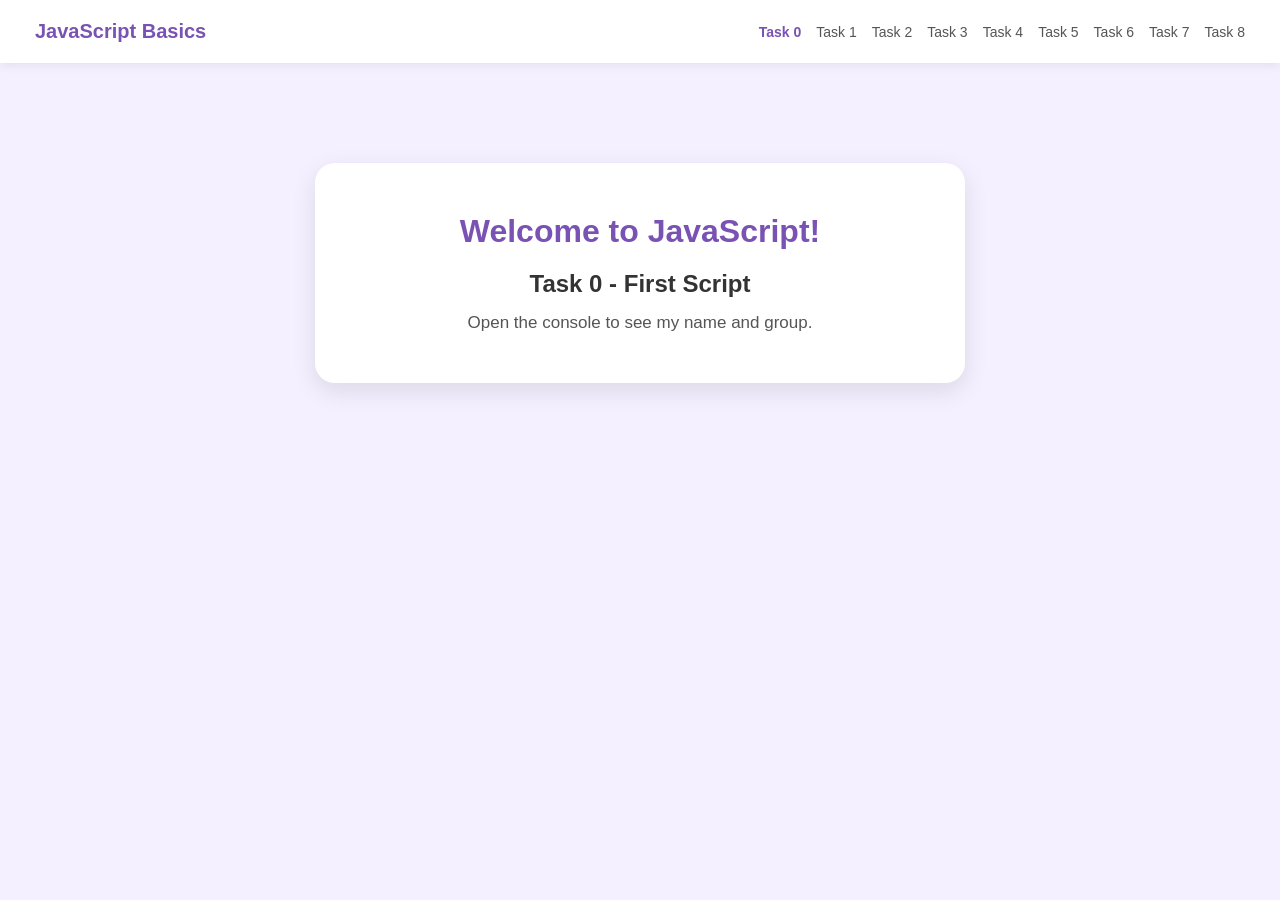
<file: index.html>
<!DOCTYPE html>
<html lang="en">
<head>
    <meta charset="UTF-8">
    <meta name="viewport" content="width=device-width, initial-scale=1.0">
    <title>Task 0 - First Script</title>
    <link rel="stylesheet" href="task0.css">
</head>
<body>

    <nav class="navbar">
        <a href="index.html" class="logo">JavaScript Basics</a>

        <div class="nav-links">
            <a href="task0.html" class="active">Task 0</a>
            <a href="task1.html">Task 1</a>
            <a href="task2.html">Task 2</a>
            <a href="task3.html">Task 3</a>
            <a href="task4.html">Task 4</a>
            <a href="task5.html">Task 5</a>
            <a href="task6.html">Task 6</a>
            <a href="task7.html">Task 7</a>
            <a href="task8.html">Task 8</a>
        </div>
    </nav>

    <main class="container">
        <h1>Welcome to JavaScript!</h1>
        <h2>Task 0 - First Script</h2>
        <p>Open the console to see my name and group.</p>
    </main>

    <script src="task0.js"></script>
</body>
</html>
</file>
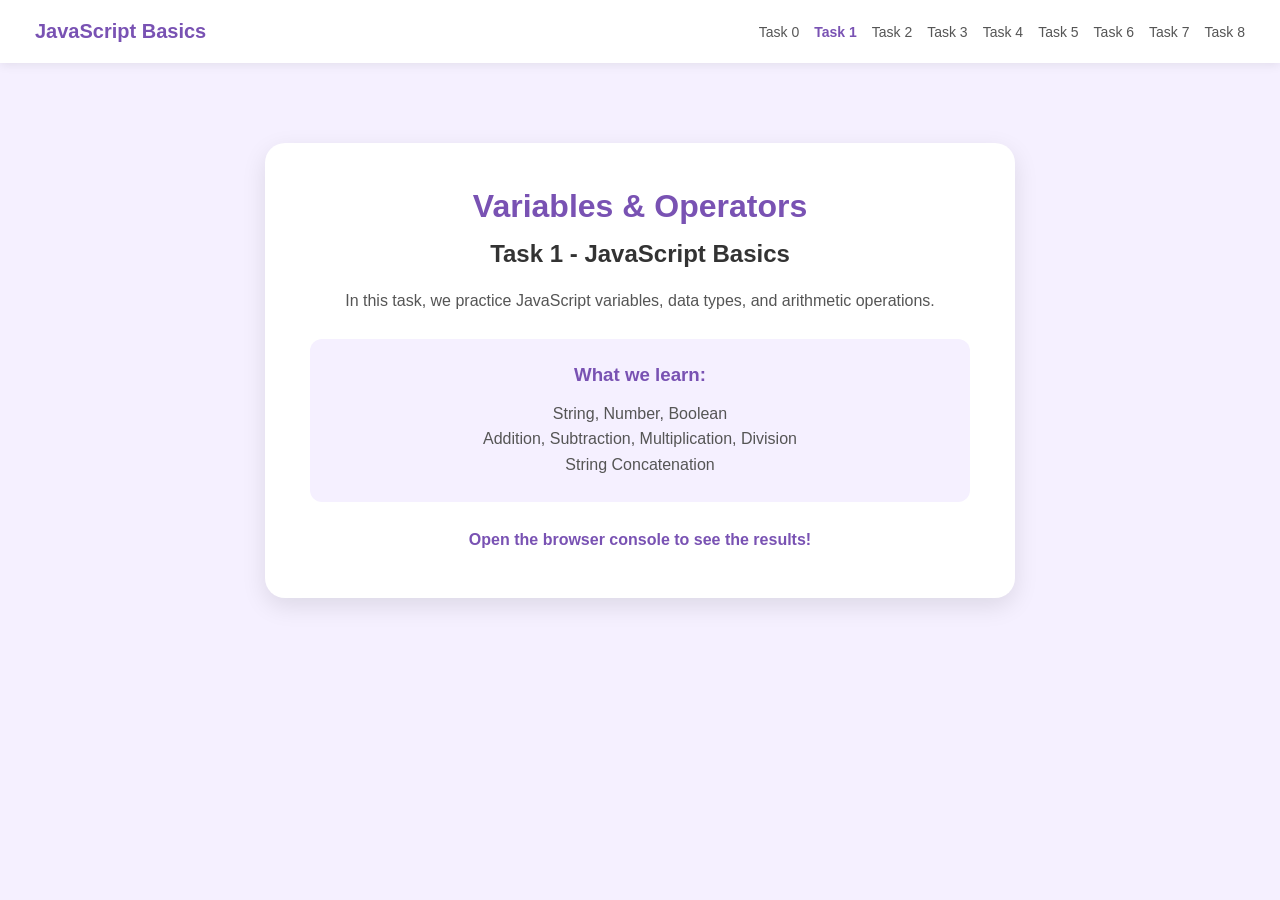
<file: task1.html>
<!DOCTYPE html>
<html lang="en">
<head>
    <meta charset="UTF-8">
    <meta name="viewport" content="width=device-width, initial-scale=1.0">
    <title>Task 1 - Variables & Operators</title>
    <link rel="stylesheet" href="task1.css">
</head>
<body>

    <nav class="navbar">
        <a href="index.html" class="logo">JavaScript Basics</a>

        <div class="nav-links">
            <a href="index.html">Task 0</a>
            <a href="task1.html" class="active">Task 1</a>
            <a href="task2.html">Task 2</a>
            <a href="task3.html">Task 3</a>
            <a href="task4.html">Task 4</a>
            <a href="task5.html">Task 5</a>
            <a href="task6.html">Task 6</a>
            <a href="task7.html">Task 7</a>
            <a href="task8.html">Task 8</a>
        </div>
    </nav>

    <main class="container">
        <h1>Variables & Operators</h1>
        <h2>Task 1 - JavaScript Basics</h2>

        <p>In this task, we practice JavaScript variables,
            data types, and arithmetic operations.</p>

        <div class="info-box">
            <h3>What we learn:</h3>
            <p>String, Number, Boolean</p>
            <p>Addition, Subtraction, Multiplication, Division</p>
            <p>String Concatenation</p>
        </div>

        <p class="note">Open the browser console to see the results!</p>
    </main>

    <script src="task1.js"></script>
</body>
</html>
</file>
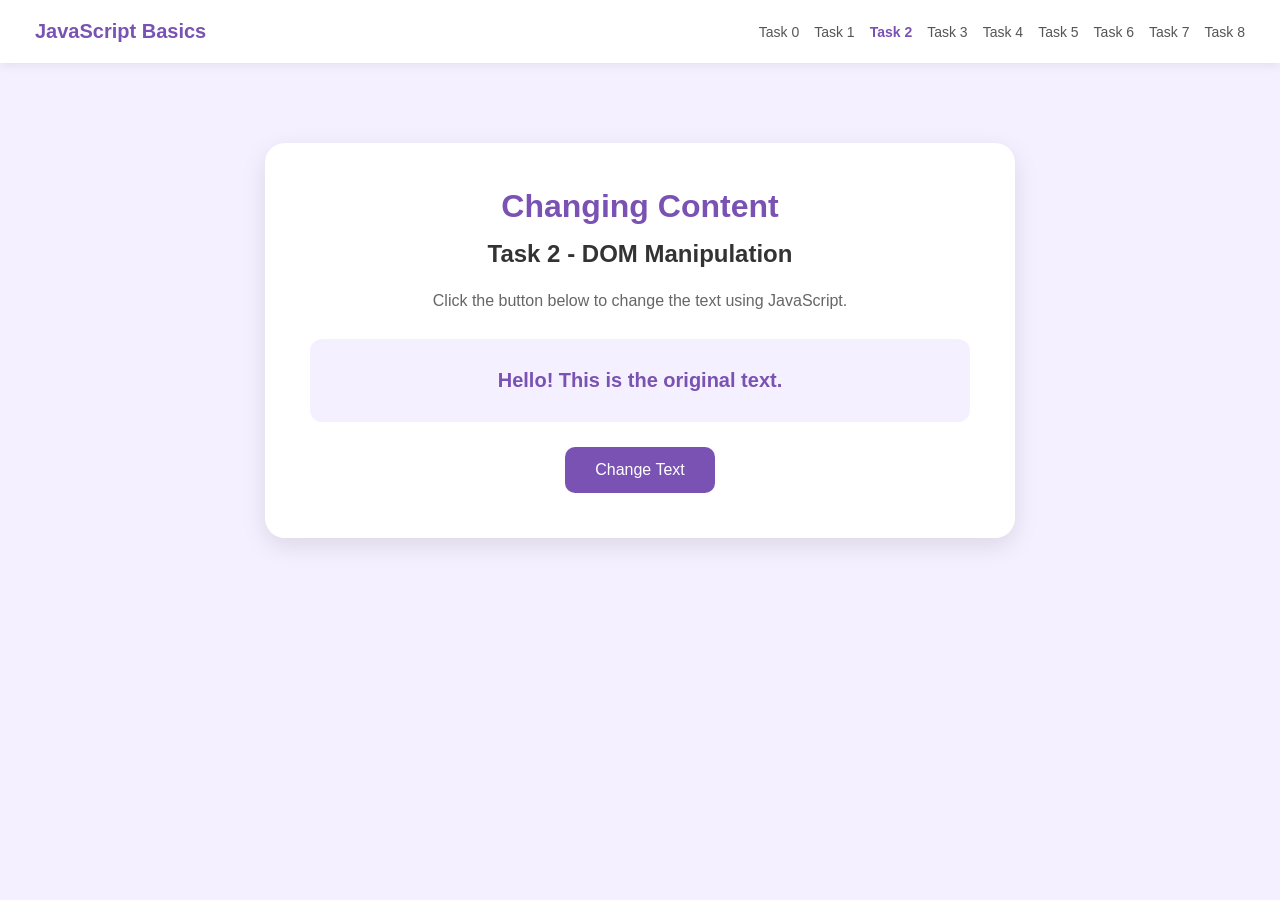
<file: task2.html>
<!DOCTYPE html>
<html lang="en">
<head>
    <meta charset="UTF-8">
    <meta name="viewport" content="width=device-width, initial-scale=1.0">
    <title>Task 2 - Changing Content</title>
    <link rel="stylesheet" href="task2.css">
</head>
<body>

    <nav class="navbar">
        <a href="index.html" class="logo">JavaScript Basics</a>

        <div class="nav-links">
            <a href="index.html">Task 0</a>
            <a href="task1.html">Task 1</a>
            <a href="task2.html" class="active">Task 2</a>
            <a href="task3.html">Task 3</a>
            <a href="task4.html">Task 4</a>
            <a href="task5.html">Task 5</a>
            <a href="task6.html">Task 6</a>
            <a href="task7.html">Task 7</a>
            <a href="task8.html">Task 8</a>
        </div>
    </nav>

    <main class="container">
        <h1>Changing Content</h1>
        <h2>Task 2 - DOM Manipulation</h2>

        <p class="description">
            Click the button below to change the text
            using JavaScript.
        </p>

        <div class="content-box">
            <p id="message">Hello! This is the original text.</p>
        </div>

        <button id="changeBtn">Change Text</button>
    </main>

    <script src="task2.js"></script>
</body>
</html>
</file>
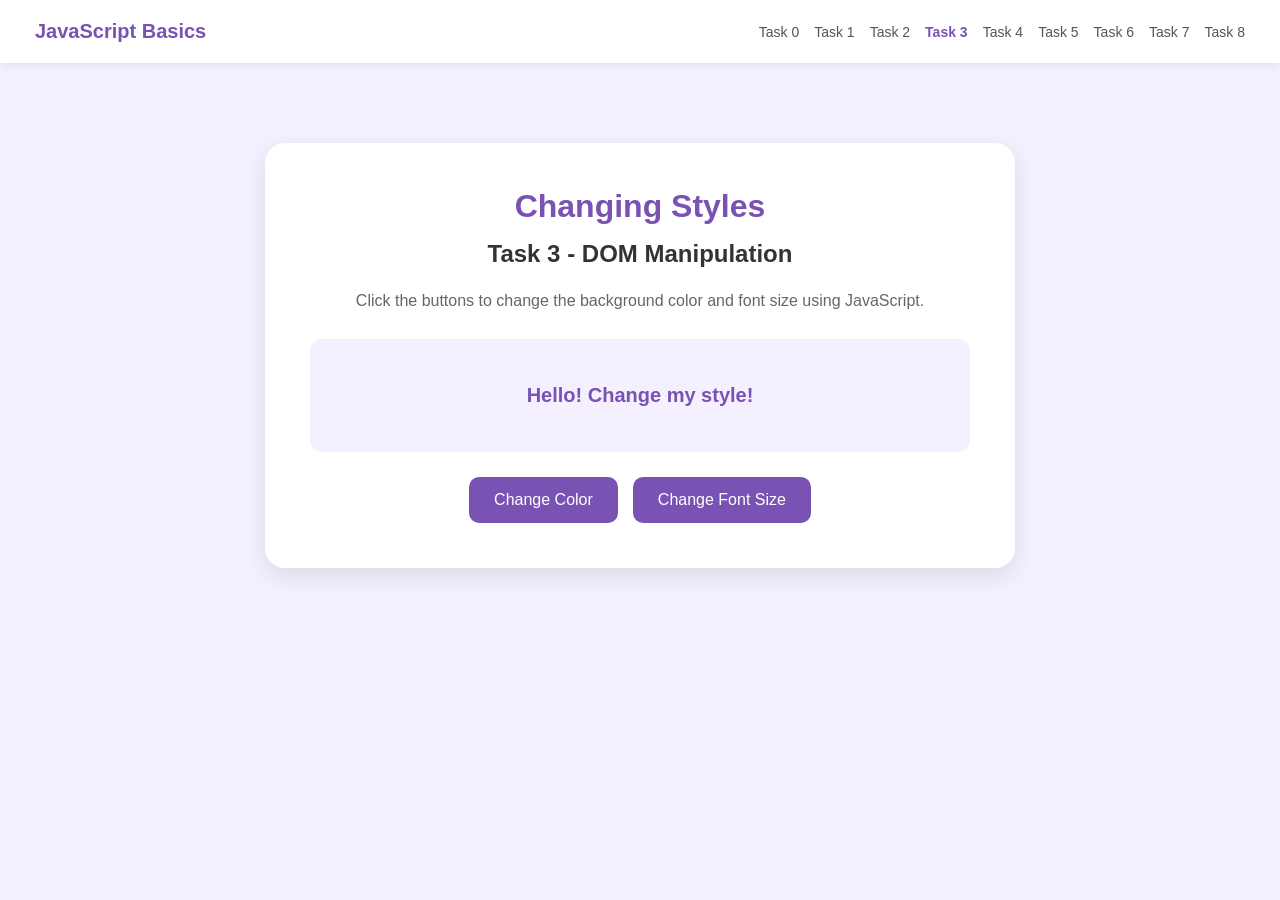
<file: task3.html>
<!DOCTYPE html>
<html lang="en">
<head>
    <meta charset="UTF-8">
    <meta name="viewport" content="width=device-width, initial-scale=1.0">
    <title>Task 3 - Changing Styles</title>
    <link rel="stylesheet" href="task3.css">
</head>
<body>

    <nav class="navbar">
        <a href="index.html" class="logo">JavaScript Basics</a>

        <div class="nav-links">
            <a href="index.html">Task 0</a>
            <a href="task1.html">Task 1</a>
            <a href="task2.html">Task 2</a>
            <a href="task3.html" class="active">Task 3</a>
            <a href="task4.html">Task 4</a>
            <a href="task5.html">Task 5</a>
            <a href="task6.html">Task 6</a>
            <a href="task7.html">Task 7</a>
            <a href="task8.html">Task 8</a>
        </div>
    </nav>

    <main class="container">
        <h1>Changing Styles</h1>
        <h2>Task 3 - DOM Manipulation</h2>

        <p class="description">
            Click the buttons to change the background
            color and font size using JavaScript.
        </p>

        <div id="styleBox">
            <p id="boxText">Hello! Change my style!</p>
        </div>

        <div class="buttons">
            <button id="colorBtn">Change Color</button>
            <button id="fontBtn">Change Font Size</button>
        </div>
    </main>

    <script src="task3.js"></script>
</body>
</html>
</file>
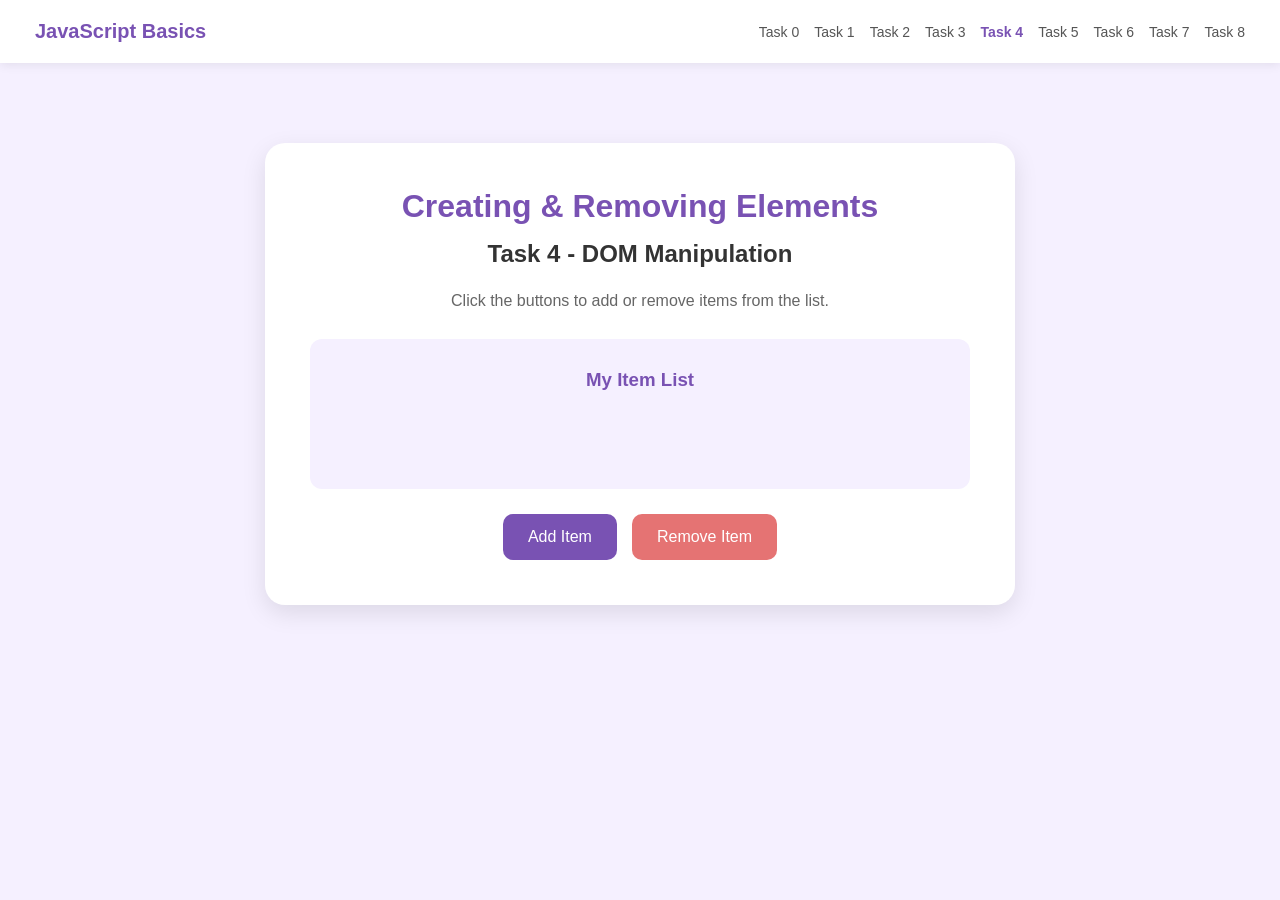
<file: task4.html>
<!DOCTYPE html>
<html lang="en">
<head>
    <meta charset="UTF-8">
    <meta name="viewport" content="width=device-width, initial-scale=1.0">
    <title>Task 4 - Creating & Removing Elements</title>
    <link rel="stylesheet" href="task4.css">
</head>
<body>

    <nav class="navbar">
        <a href="index.html" class="logo">JavaScript Basics</a>

        <div class="nav-links">
            <a href="index.html">Task 0</a>
            <a href="task1.html">Task 1</a>
            <a href="task2.html">Task 2</a>
            <a href="task3.html">Task 3</a>
            <a href="task4.html" class="active">Task 4</a>
            <a href="task5.html">Task 5</a>
            <a href="task6.html">Task 6</a>
            <a href="task7.html">Task 7</a>
            <a href="task8.html">Task 8</a>
        </div>
    </nav>

    <main class="container">
        <h1>Creating & Removing Elements</h1>
        <h2>Task 4 - DOM Manipulation</h2>

        <p class="description">
            Click the buttons to add or remove items from the list.
        </p>

        <div class="list-box">
            <h3>My Item List</h3>
            <ul id="itemList"></ul>
        </div>

        <div class="buttons">
            <button id="addBtn">Add Item</button>
            <button id="removeBtn">Remove Item</button>
        </div>
    </main>

    <script src="task4.js"></script>
</body>
</html>
</file>
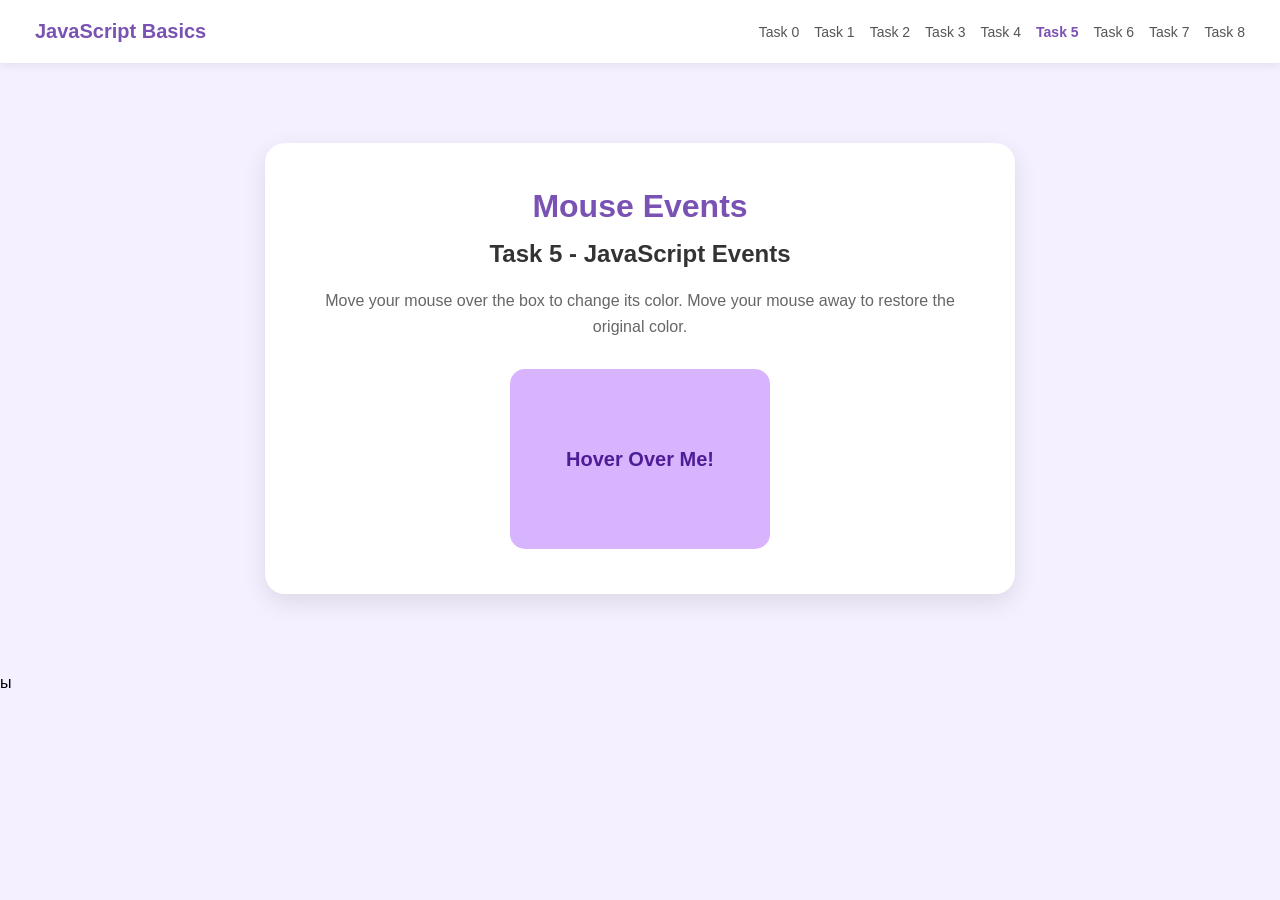
<file: task5.html>
<!DOCTYPE html>
<html lang="en">
<head>
    <meta charset="UTF-8">
    <meta name="viewport" content="width=device-width, initial-scale=1.0">
    <title>Task 5 - Mouse Events</title>
    <link rel="stylesheet" href="task5.css">
</head>
<body>

    <nav class="navbar">
        <a href="index.html" class="logo">JavaScript Basics</a>

        <div class="nav-links">
            <a href="index.html">Task 0</a>
            <a href="task1.html">Task 1</a>
            <a href="task2.html">Task 2</a>
            <a href="task3.html">Task 3</a>
            <a href="task4.html">Task 4</a>
            <a href="task5.html" class="active">Task 5</a>
            <a href="task6.html">Task 6</a>
            <a href="task7.html">Task 7</a>
            <a href="task8.html">Task 8</a>
        </div>
    </nav>

    <main class="container">
        <h1>Mouse Events</h1>
        <h2>Task 5 - JavaScript Events</h2>

        <p class="description">
            Move your mouse over the box to change its color.
            Move your mouse away to restore the original color.
        </p>

        <div id="colorBox">
            Hover Over Me!
        </div>
    </main>

    <script src="task5.js"></script>
</body>
</html>
ы
</file>
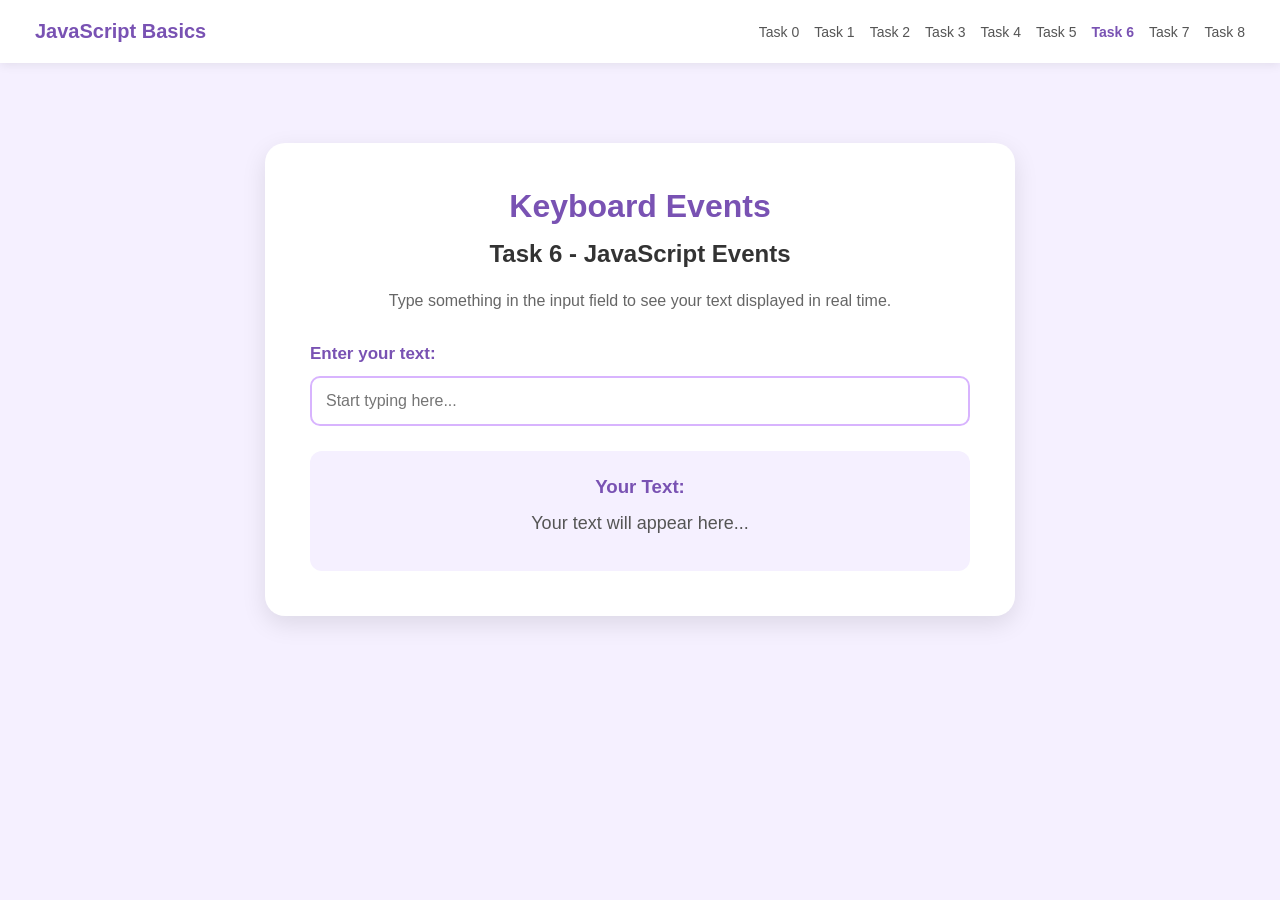
<file: task6.html>
<!DOCTYPE html>
<html lang="en">
<head>
    <meta charset="UTF-8">
    <meta name="viewport" content="width=device-width, initial-scale=1.0">
    <title>Task 6 - Keyboard Events</title>
    <link rel="stylesheet" href="task6.css">
</head>
<body>

    <nav class="navbar">
        <a href="index.html" class="logo">JavaScript Basics</a>

        <div class="nav-links">
            <a href="index.html">Task 0</a>
            <a href="task1.html">Task 1</a>
            <a href="task2.html">Task 2</a>
            <a href="task3.html">Task 3</a>
            <a href="task4.html">Task 4</a>
            <a href="task5.html">Task 5</a>
            <a href="task6.html" class="active">Task 6</a>
            <a href="task7.html">Task 7</a>
            <a href="task8.html">Task 8</a>
        </div>
    </nav>

    <main class="container">
        <h1>Keyboard Events</h1>
        <h2>Task 6 - JavaScript Events</h2>

        <p class="description">
            Type something in the input field to see
            your text displayed in real time.
        </p>

        <div class="input-box">
            <label for="textInput">Enter your text:</label>
            <input type="text" id="textInput"
                   placeholder="Start typing here...">
        </div>

        <div class="result-box">
            <h3>Your Text:</h3>
            <p id="output">Your text will appear here...</p>
        </div>
    </main>

    <script src="task6.js"></script>
</body>
</html>
</file>
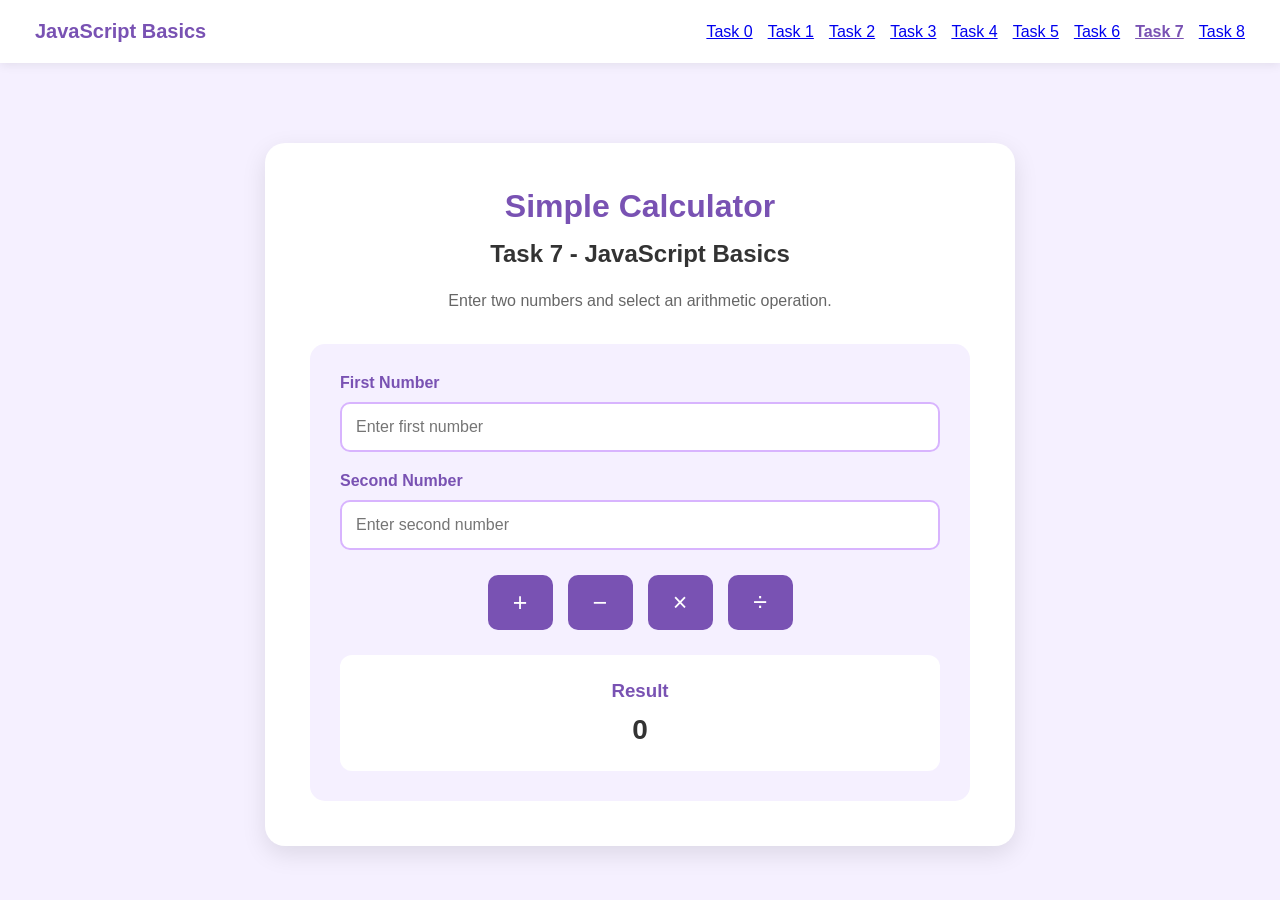
<file: task7.html>
<!DOCTYPE html>
<html lang="en">
<head>
    <meta charset="UTF-8">
    <meta name="viewport" content="width=device-width, initial-scale=1.0">
    <title>Task 7 - Calculator</title>
    <link rel="stylesheet" href="task7.css">
</head>
<body>

    <nav class="navbar">
        <a href="index.html" class="logo">JavaScript Basics</a>

        <div class="nav-links">
            <a href="index.html">Task 0</a>
            <a href="task1.html">Task 1</a>
            <a href="task2.html">Task 2</a>
            <a href="task3.html">Task 3</a>
            <a href="task4.html">Task 4</a>
            <a href="task5.html">Task 5</a>
            <a href="task6.html">Task 6</a>
            <a href="task7.html" class="active">Task 7</a>
            <a href="task8.html">Task 8</a>
        </div>
    </nav>

    <main class="container">
        <h1>Simple Calculator</h1>
        <h2>Task 7 - JavaScript Basics</h2>

        <p class="description">
            Enter two numbers and select an arithmetic operation.
        </p>

        <div class="calculator">
            <div class="input-group">
                <label for="num1">First Number</label>
                <input type="number" id="num1" placeholder="Enter first number">
            </div>

            <div class="input-group">
                <label for="num2">Second Number</label>
                <input type="number" id="num2" placeholder="Enter second number">
            </div>

            <div class="buttons">
                <button id="addBtn">+</button>
                <button id="subtractBtn">−</button>
                <button id="multiplyBtn">×</button>
                <button id="divideBtn">÷</button>
            </div>

            <div class="result-box">
                <h3>Result</h3>
                <p id="result">0</p>
            </div>
        </div>
    </main>

    <script src="task7.js"></script>
</body>
</html>
</file>
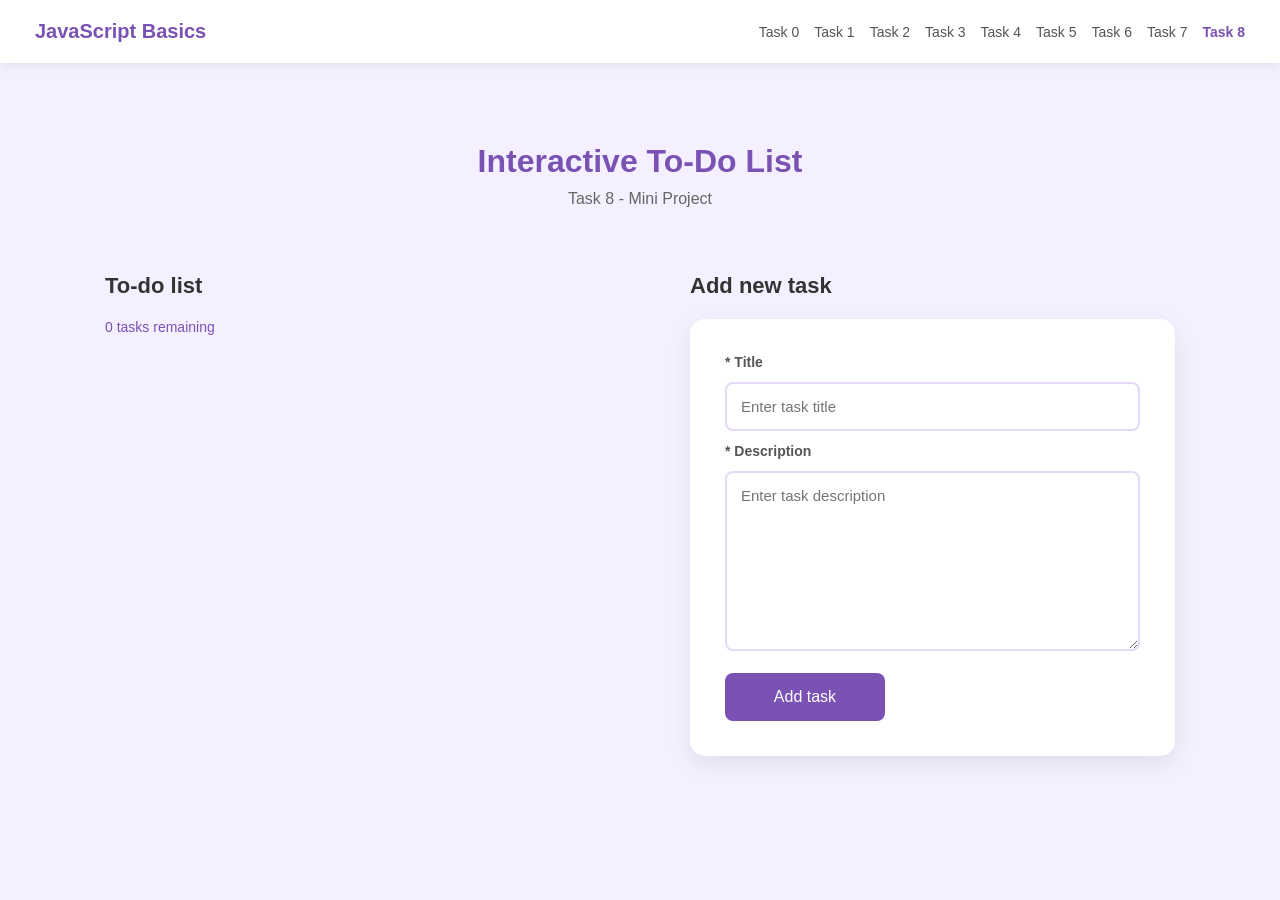
<file: task8.html>
<!DOCTYPE html>
<html lang="en">
<head>
    <meta charset="UTF-8">
    <meta name="viewport" content="width=device-width, initial-scale=1.0">
    <title>Task 8 - To-Do List</title>
    <link rel="stylesheet" href="task8.css">
</head>
<body>

    <nav class="navbar">
        <a href="index.html" class="logo">JavaScript Basics</a>

        <div class="nav-links">
            <a href="index.html">Task 0</a>
            <a href="task1.html">Task 1</a>
            <a href="task2.html">Task 2</a>
            <a href="task3.html">Task 3</a>
            <a href="task4.html">Task 4</a>
            <a href="task5.html">Task 5</a>
            <a href="task6.html">Task 6</a>
            <a href="task7.html">Task 7</a>
            <a href="task8.html" class="active">Task 8</a>
        </div>
    </nav>

    <main class="container">
        <h1>Interactive To-Do List</h1>
        <p class="subtitle">Task 8 - Mini Project</p>

        <div class="todo-container">
            <section class="todo-list-section">
                <h2>To-do list</h2>

                <div id="taskList"></div>

                <p id="taskCount">0 tasks remaining</p>
            </section>

            <section class="add-task-section">
                <h2>Add new task</h2>

                <form id="taskForm">
                    <label for="taskTitle">* Title</label>
                    <input
                        type="text"
                        id="taskTitle"
                        placeholder="Enter task title"
                        required
                    >

                    <label for="taskDescription">
                        * Description
                    </label>
                    <textarea
                        id="taskDescription"
                        placeholder="Enter task description"
                        required
                    ></textarea>

                    <button type="submit" id="addBtn">
                        Add task
                    </button>
                </form>
            </section>
        </div>
    </main>

    <script src="task8.js"></script>
</body>
</html>
</file>
<file: task0.css>
* {
    margin: 0;
    padding: 0;
    box-sizing: border-box;
}

body {
    font-family: Arial, sans-serif;
    background: #f5f0ff;
    min-height: 100vh;
}

.navbar {
    background: white;
    padding: 20px 35px;
    display: flex;
    justify-content: space-between;
    align-items: center;
    gap: 20px;
    box-shadow: 0 2px 10px rgba(0, 0, 0, 0.08);
}

.logo {
    color: #7952b3;
    font-size: 20px;
    font-weight: bold;
    text-decoration: none;
}

.nav-links {
    display: flex;
    flex-wrap: wrap;
    gap: 15px;
}

.nav-links a {
    text-decoration: none;
    color: #555;
    font-size: 14px;
    transition: 0.3s;
}

.nav-links a:hover,
.nav-links a.active {
    color: #7952b3;
    font-weight: bold;
}


.container {
    background: white;
    padding: 50px;
    border-radius: 20px;
    text-align: center;
    max-width: 650px;
    margin: 100px auto;
    box-shadow: 0 8px 25px rgba(0, 0, 0, 0.1);
}

h1 {
    color: #7952b3;
    margin-bottom: 20px;
}

h2 {
    color: #333;
    margin-bottom: 15px;
}

p {
    color: #555;
    font-size: 17px;
}

@media (max-width: 768px) {
    .navbar {
        flex-direction: column;
    }

    .nav-links {
        justify-content: center;
    }

    .container {
        margin: 50px 20px;
        padding: 30px 20px;
    }
}
</file>
<file: task1.css>
* {
    margin: 0;
    padding: 0;
    box-sizing: border-box;
}

body {
    font-family: Arial, sans-serif;
    background: #f5f0ff;
    min-height: 100vh;
}


.navbar {
    background: white;
    padding: 20px 35px;
    display: flex;
    justify-content: space-between;
    align-items: center;
    gap: 20px;
    box-shadow: 0 2px 10px rgba(0, 0, 0, 0.08);
}

.logo {
    color: #7952b3;
    font-size: 20px;
    font-weight: bold;
    text-decoration: none;
}

.nav-links {
    display: flex;
    flex-wrap: wrap;
    gap: 15px;
}

.nav-links a {
    text-decoration: none;
    color: #555;
    font-size: 14px;
    transition: 0.3s;
}

.nav-links a:hover,
.nav-links a.active {
    color: #7952b3;
    font-weight: bold;
}


.container {
    background: white;
    max-width: 750px;
    margin: 80px auto;
    padding: 45px;
    border-radius: 20px;
    text-align: center;
    box-shadow: 0 8px 25px rgba(0, 0, 0, 0.1);
}

h1 {
    color: #7952b3;
    margin-bottom: 15px;
}

h2 {
    color: #333;
    margin-bottom: 20px;
}

p {
    color: #555;
    line-height: 1.6;
}

.info-box {
    background: #f5f0ff;
    padding: 25px;
    border-radius: 12px;
    margin: 25px 0;
}

.info-box h3 {
    color: #7952b3;
    margin-bottom: 15px;
}

.note {
    font-weight: bold;
    color: #7952b3;
}

@media (max-width: 768px) {
    .navbar {
        flex-direction: column;
    }

    .nav-links {
        justify-content: center;
    }

    .container {
        margin: 40px 20px;
        padding: 30px 20px;
    }
}
</file>
<file: task2.css>
* {
    margin: 0;
    padding: 0;
    box-sizing: border-box;
}

body {
    font-family: Arial, sans-serif;
    background: #f5f0ff;
    min-height: 100vh;
}


.navbar {
    background: white;
    padding: 20px 35px;
    display: flex;
    justify-content: space-between;
    align-items: center;
    gap: 20px;
    box-shadow: 0 2px 10px rgba(0, 0, 0, 0.08);
}

.logo {
    color: #7952b3;
    font-size: 20px;
    font-weight: bold;
    text-decoration: none;
}

.nav-links {
    display: flex;
    flex-wrap: wrap;
    gap: 15px;
}

.nav-links a {
    text-decoration: none;
    color: #555;
    font-size: 14px;
    transition: 0.3s;
}

.nav-links a:hover,
.nav-links a.active {
    color: #7952b3;
    font-weight: bold;
}


.container {
    background: white;
    max-width: 750px;
    margin: 80px auto;
    padding: 45px;
    border-radius: 20px;
    text-align: center;
    box-shadow: 0 8px 25px rgba(0, 0, 0, 0.1);
}

h1 {
    color: #7952b3;
    margin-bottom: 15px;
}

h2 {
    color: #333;
    margin-bottom: 20px;
}

.description {
    color: #666;
    line-height: 1.6;
    margin-bottom: 25px;
}

.content-box {
    background: #f5f0ff;
    padding: 30px;
    border-radius: 12px;
    margin-bottom: 25px;
}

#message {
    color: #7952b3;
    font-size: 20px;
    font-weight: bold;
}

button {
    background: #7952b3;
    color: white;
    border: none;
    padding: 14px 30px;
    border-radius: 10px;
    font-size: 16px;
    cursor: pointer;
    transition: 0.3s;
}

button:hover {
    background: #62409a;
    transform: translateY(-2px);
}

@media (max-width: 768px) {
    .navbar {
        flex-direction: column;
    }

    .nav-links {
        justify-content: center;
    }

    .container {
        margin: 40px 20px;
        padding: 30px 20px;
    }
}
</file>
<file: task3.css>
* {
    margin: 0;
    padding: 0;
    box-sizing: border-box;
}

body {
    font-family: Arial, sans-serif;
    background: #f5f0ff;
    min-height: 100vh;
}


.navbar {
    background: white;
    padding: 20px 35px;
    display: flex;
    justify-content: space-between;
    align-items: center;
    gap: 20px;
    box-shadow: 0 2px 10px rgba(0, 0, 0, 0.08);
}

.logo {
    color: #7952b3;
    font-size: 20px;
    font-weight: bold;
    text-decoration: none;
}

.nav-links {
    display: flex;
    flex-wrap: wrap;
    gap: 15px;
}

.nav-links a {
    text-decoration: none;
    color: #555;
    font-size: 14px;
    transition: 0.3s;
}

.nav-links a:hover,
.nav-links a.active {
    color: #7952b3;
    font-weight: bold;
}


.container {
    background: white;
    max-width: 750px;
    margin: 80px auto;
    padding: 45px;
    border-radius: 20px;
    text-align: center;
    box-shadow: 0 8px 25px rgba(0, 0, 0, 0.1);
}

h1 {
    color: #7952b3;
    margin-bottom: 15px;
}

h2 {
    color: #333;
    margin-bottom: 20px;
}

.description {
    color: #666;
    line-height: 1.6;
    margin-bottom: 25px;
}


#styleBox {
    background: #f5f0ff;
    padding: 45px 20px;
    border-radius: 12px;
    margin-bottom: 25px;
    transition: 0.3s;
}

#boxText {
    color: #7952b3;
    font-size: 20px;
    font-weight: bold;
    transition: 0.3s;
}


.buttons {
    display: flex;
    justify-content: center;
    gap: 15px;
    flex-wrap: wrap;
}

button {
    background: #7952b3;
    color: white;
    border: none;
    padding: 14px 25px;
    border-radius: 10px;
    font-size: 16px;
    cursor: pointer;
    transition: 0.3s;
}

button:hover {
    background: #62409a;
    transform: translateY(-2px);
}

@media (max-width: 768px) {
    .navbar {
        flex-direction: column;
    }

    .nav-links {
        justify-content: center;
    }

    .container {
        margin: 40px 20px;
        padding: 30px 20px;
    }
}
</file>
<file: task4.css>
* {
    margin: 0;
    padding: 0;
    box-sizing: border-box;
}

body {
    font-family: Arial, sans-serif;
    background: #f5f0ff;
    min-height: 100vh;
}

.navbar {
    background: white;
    padding: 20px 35px;
    display: flex;
    justify-content: space-between;
    align-items: center;
    gap: 20px;
    box-shadow: 0 2px 10px rgba(0, 0, 0, 0.08);
}

.logo {
    color: #7952b3;
    font-size: 20px;
    font-weight: bold;
    text-decoration: none;
}

.nav-links {
    display: flex;
    flex-wrap: wrap;
    gap: 15px;
}

.nav-links a {
    text-decoration: none;
    color: #555;
    font-size: 14px;
    transition: 0.3s;
}

.nav-links a:hover,
.nav-links a.active {
    color: #7952b3;
    font-weight: bold;
}

.container {
    background: white;
    max-width: 750px;
    margin: 80px auto;
    padding: 45px;
    border-radius: 20px;
    text-align: center;
    box-shadow: 0 8px 25px rgba(0, 0, 0, 0.1);
}

h1 {
    color: #7952b3;
    margin-bottom: 15px;
}

h2 {
    color: #333;
    margin-bottom: 20px;
}

.description {
    color: #666;
    line-height: 1.6;
    margin-bottom: 25px;
}

.list-box {
    background: #f5f0ff;
    padding: 30px;
    border-radius: 12px;
    margin-bottom: 25px;
    min-height: 150px;
}

.list-box h3 {
    color: #7952b3;
    margin-bottom: 20px;
}

#itemList {
    list-style: none;
}

#itemList li {
    background: white;
    padding: 12px;
    margin-bottom: 10px;
    border-radius: 8px;
    color: #555;
    font-size: 16px;
}

.buttons {
    display: flex;
    justify-content: center;
    gap: 15px;
    flex-wrap: wrap;
}

button {
    background: #7952b3;
    color: white;
    border: none;
    padding: 14px 25px;
    border-radius: 10px;
    font-size: 16px;
    cursor: pointer;
    transition: 0.3s;
}

button:hover {
    background: #62409a;
    transform: translateY(-2px);
}

#removeBtn {
    background: #e57373;
}

#removeBtn:hover {
    background: #d9534f;
}

@media (max-width: 768px) {
    .navbar {
        flex-direction: column;
    }

    .nav-links {
        justify-content: center;
    }

    .container {
        margin: 40px 20px;
        padding: 30px 20px;
    }
}
</file>
<file: task5.css>
* {
    margin: 0;
    padding: 0;
    box-sizing: border-box;
}

body {
    font-family: Arial, sans-serif;
    background: #f5f0ff;
    min-height: 100vh;
}

.navbar {
    background: white;
    padding: 20px 35px;
    display: flex;
    justify-content: space-between;
    align-items: center;
    gap: 20px;
    box-shadow: 0 2px 10px rgba(0, 0, 0, 0.08);
}

.logo {
    color: #7952b3;
    font-size: 20px;
    font-weight: bold;
    text-decoration: none;
}

.nav-links {
    display: flex;
    flex-wrap: wrap;
    gap: 15px;
}

.nav-links a {
    text-decoration: none;
    color: #555;
    font-size: 14px;
    transition: 0.3s;
}

.nav-links a:hover,
.nav-links a.active {
    color: #7952b3;
    font-weight: bold;
}

.container {
    background: white;
    max-width: 750px;
    margin: 80px auto;
    padding: 45px;
    border-radius: 20px;
    text-align: center;
    box-shadow: 0 8px 25px rgba(0, 0, 0, 0.1);
}

h1 {
    color: #7952b3;
    margin-bottom: 15px;
}

h2 {
    color: #333;
    margin-bottom: 20px;
}

.description {
    color: #666;
    line-height: 1.6;
    margin-bottom: 30px;
}

#colorBox {
    width: 260px;
    height: 180px;
    background: #d8b4fe;
    color: #4c1d95;
    display: flex;
    justify-content: center;
    align-items: center;
    border-radius: 15px;
    font-size: 20px;
    font-weight: bold;
    margin: 0 auto;
    transition: background-color 0.3s;
    cursor: pointer;
}

@media (max-width: 768px) {
    .navbar {
        flex-direction: column;
    }

    .nav-links {
        justify-content: center;
    }

    .container {
        margin: 40px 20px;
        padding: 30px 20px;
    }
}
</file>
<file: task6.css>
* {
    margin: 0;
    padding: 0;
    box-sizing: border-box;
}

body {
    font-family: Arial, sans-serif;
    background: #f5f0ff;
    min-height: 100vh;
}

.navbar {
    background: white;
    padding: 20px 35px;
    display: flex;
    justify-content: space-between;
    align-items: center;
    gap: 20px;
    box-shadow: 0 2px 10px rgba(0, 0, 0, 0.08);
}

.logo {
    color: #7952b3;
    font-size: 20px;
    font-weight: bold;
    text-decoration: none;
}

.nav-links {
    display: flex;
    flex-wrap: wrap;
    gap: 15px;
}

.nav-links a {
    text-decoration: none;
    color: #555;
    font-size: 14px;
    transition: 0.3s;
}

.nav-links a:hover,
.nav-links a.active {
    color: #7952b3;
    font-weight: bold;
}

.container {
    background: white;
    max-width: 750px;
    margin: 80px auto;
    padding: 45px;
    border-radius: 20px;
    text-align: center;
    box-shadow: 0 8px 25px rgba(0, 0, 0, 0.1);
}

h1 {
    color: #7952b3;
    margin-bottom: 15px;
}

h2 {
    color: #333;
    margin-bottom: 20px;
}

.description {
    color: #666;
    line-height: 1.6;
    margin-bottom: 30px;
}

.input-box {
    display: flex;
    flex-direction: column;
    gap: 12px;
    margin-bottom: 25px;
    text-align: left;
}

label {
    color: #7952b3;
    font-size: 17px;
    font-weight: bold;
}

input {
    width: 100%;
    padding: 14px;
    border: 2px solid #d8b4fe;
    border-radius: 10px;
    font-size: 16px;
    outline: none;
}

input:focus {
    border-color: #7952b3;
}

.result-box {
    background: #f5f0ff;
    padding: 25px;
    border-radius: 12px;
    min-height: 120px;
}

.result-box h3 {
    color: #7952b3;
    margin-bottom: 15px;
}

#output {
    color: #555;
    font-size: 18px;
    overflow-wrap: anywhere;
}

@media (max-width: 768px) {
    .navbar {
        flex-direction: column;
    }

    .nav-links {
        justify-content: center;
    }

    .container {
        margin: 40px 20px;
        padding: 30px 20px;
    }
}
</file>
<file: task7.css>
* {
    margin: 0;
    padding: 0;
    box-sizing: border-box;
}

body {
    font-family: Arial, sans-serif;
    background: #f5f0ff;
    min-height: 100vh;
}

.navbar {
    background: white;
    padding: 20px 35px;
    display: flex;
    justify-content: space-between;
    align-items: center;
    gap: 20px;
    box-shadow: 0 2px 10px rgba(0, 0, 0, 0.08);
}

.logo {
    color: #7952b3;
    font-size: 20px;
    font-weight: bold;
    text-decoration: none;
}

.nav-links {
    display: flex;
    flex-wrap: wrap;
    gap: 15px;
}

.nav-links a:hover,
.nav-links a.active {
    color: #7952b3;
    font-weight: bold;
}

.container {
    background: white;
    max-width: 750px;
    margin: 80px auto;
    padding: 45px;
    border-radius: 20px;
    text-align: center;
    box-shadow: 0 8px 25px rgba(0, 0, 0, 0.1);
}

h1 {
    color: #7952b3;
    margin-bottom: 15px;
}

h2 {
    color: #333;
    margin-bottom: 20px;
}

.description {
    color: #666;
    line-height: 1.6;
    margin-bottom: 30px;
}

.calculator {
    background: #f5f0ff;
    padding: 30px;
    border-radius: 15px;
}

.input-group {
    display: flex;
    flex-direction: column;
    text-align: left;
    gap: 10px;
    margin-bottom: 20px;
}

label {
    color: #7952b3;
    font-size: 16px;
    font-weight: bold;
}

input {
    width: 100%;
    padding: 14px;
    border: 2px solid #d8b4fe;
    border-radius: 10px;
    font-size: 16px;
    outline: none;
}

input:focus {
    border-color: #7952b3;
}

.buttons {
    display: flex;
    justify-content: center;
    gap: 15px;
    margin: 25px 0;
    flex-wrap: wrap;
}

button {
    background: #7952b3;
    color: white;
    border: none;
    width: 65px;
    height: 55px;
    border-radius: 10px;
    font-size: 25px;
    cursor: pointer;
    transition: 0.3s;
}

button:hover {
    background: #62409a;
    transform: translateY(-2px);
}

.result-box {
    background: white;
    padding: 25px;
    border-radius: 12px;
}

.result-box h3 {
    color: #7952b3;
    margin-bottom: 12px;
}

#result {
    font-size: 28px;
    font-weight: bold;
    color: #333;
    overflow-wrap: anywhere;
}

@media (max-width: 768px) {
    .navbar {
        flex-direction: column;
    }

    .nav-links {
        justify-content: center;
    }

    .container {
        margin: 40px 20px;
        padding: 30px 20px;
    }
}
</file>
<file: task8.css>
* {
    margin: 0;
    padding: 0;
    box-sizing: border-box;
}

body {
    font-family: Arial, sans-serif;
    background: #f5f0ff;
    min-height: 100vh;
}

.navbar {
    background: white;
    padding: 20px 35px;
    display: flex;
    justify-content: space-between;
    align-items: center;
    gap: 20px;
    box-shadow: 0 2px 10px rgba(0, 0, 0, 0.08);
}

.logo {
    color: #7952b3;
    font-size: 20px;
    font-weight: bold;
    text-decoration: none;
}

.nav-links {
    display: flex;
    flex-wrap: wrap;
    gap: 15px;
}

.nav-links a {
    text-decoration: none;
    color: #555;
    font-size: 14px;
    transition: 0.3s;
}

.nav-links a:hover,
.nav-links a.active {
    color: #7952b3;
    font-weight: bold;
}

.container {
    max-width: 1150px;
    margin: 60px auto;
    padding: 20px;
}

h1 {
    color: #7952b3;
    text-align: center;
    margin-bottom: 10px;
}

.subtitle {
    color: #666;
    text-align: center;
    margin-bottom: 45px;
}

.todo-container {
    display: grid;
    grid-template-columns: 1fr 1fr;
    gap: 60px;
    align-items: start;
}

h2 {
    color: #333;
    font-size: 22px;
    margin-bottom: 20px;
}

.todo-list-section {
    padding: 20px;
}

.add-task-section {
    padding: 20px;
}

#taskForm {
    background: white;
    padding: 35px;
    border-radius: 15px;
    box-shadow: 0 8px 25px rgba(0, 0, 0, 0.08);
    display: flex;
    flex-direction: column;
    gap: 12px;
}

label {
    color: #555;
    font-size: 14px;
    font-weight: bold;
}

input,
textarea {
    width: 100%;
    padding: 14px;
    border: 2px solid #e5d9f7;
    border-radius: 8px;
    font-size: 15px;
    font-family: Arial, sans-serif;
    outline: none;
}

input:focus,
textarea:focus {
    border-color: #7952b3;
}

textarea {
    height: 180px;
    resize: vertical;
}

#addBtn {
    background: #7952b3;
    color: white;
    border: none;
    padding: 15px;
    border-radius: 8px;
    font-size: 16px;
    cursor: pointer;
    margin-top: 10px;
    width: 160px;
}

#addBtn:hover {
    background: #62409a;
}

.task-card {
    background: white;
    padding: 20px;
    border-radius: 12px;
    margin-bottom: 15px;
    box-shadow: 0 4px 15px rgba(0, 0, 0, 0.06);
}

.task-header {
    display: flex;
    justify-content: space-between;
    align-items: center;
    gap: 10px;
}

.task-title {
    color: #333;
    font-size: 17px;
    font-weight: bold;
    overflow-wrap: anywhere;
}

.task-description {
    color: #666;
    font-size: 14px;
    margin-top: 12px;
    line-height: 1.5;
    white-space: pre-wrap;
    overflow-wrap: anywhere;
}

.task-actions {
    display: flex;
    align-items: center;
    gap: 12px;
}

.complete-checkbox {
    width: 18px;
    height: 18px;
    accent-color: #7952b3;
    cursor: pointer;
}

.delete-btn {
    background: #e57373;
    color: white;
    border: none;
    border-radius: 6px;
    padding: 8px 12px;
    cursor: pointer;
}

.delete-btn:hover {
    background: #d9534f;
}

.completed {
    text-decoration: line-through;
    color: #999;
}

#taskCount {
    color: #7952b3;
    font-size: 14px;
    margin-top: 20px;
}

@media (max-width: 768px) {
    .navbar {
        flex-direction: column;
    }

    .nav-links {
        justify-content: center;
    }

    .todo-container {
        grid-template-columns: 1fr;
        gap: 25px;
    }

    .container {
        margin: 30px auto;
    }

    #taskForm {
        padding: 25px;
    }
}
</file>
